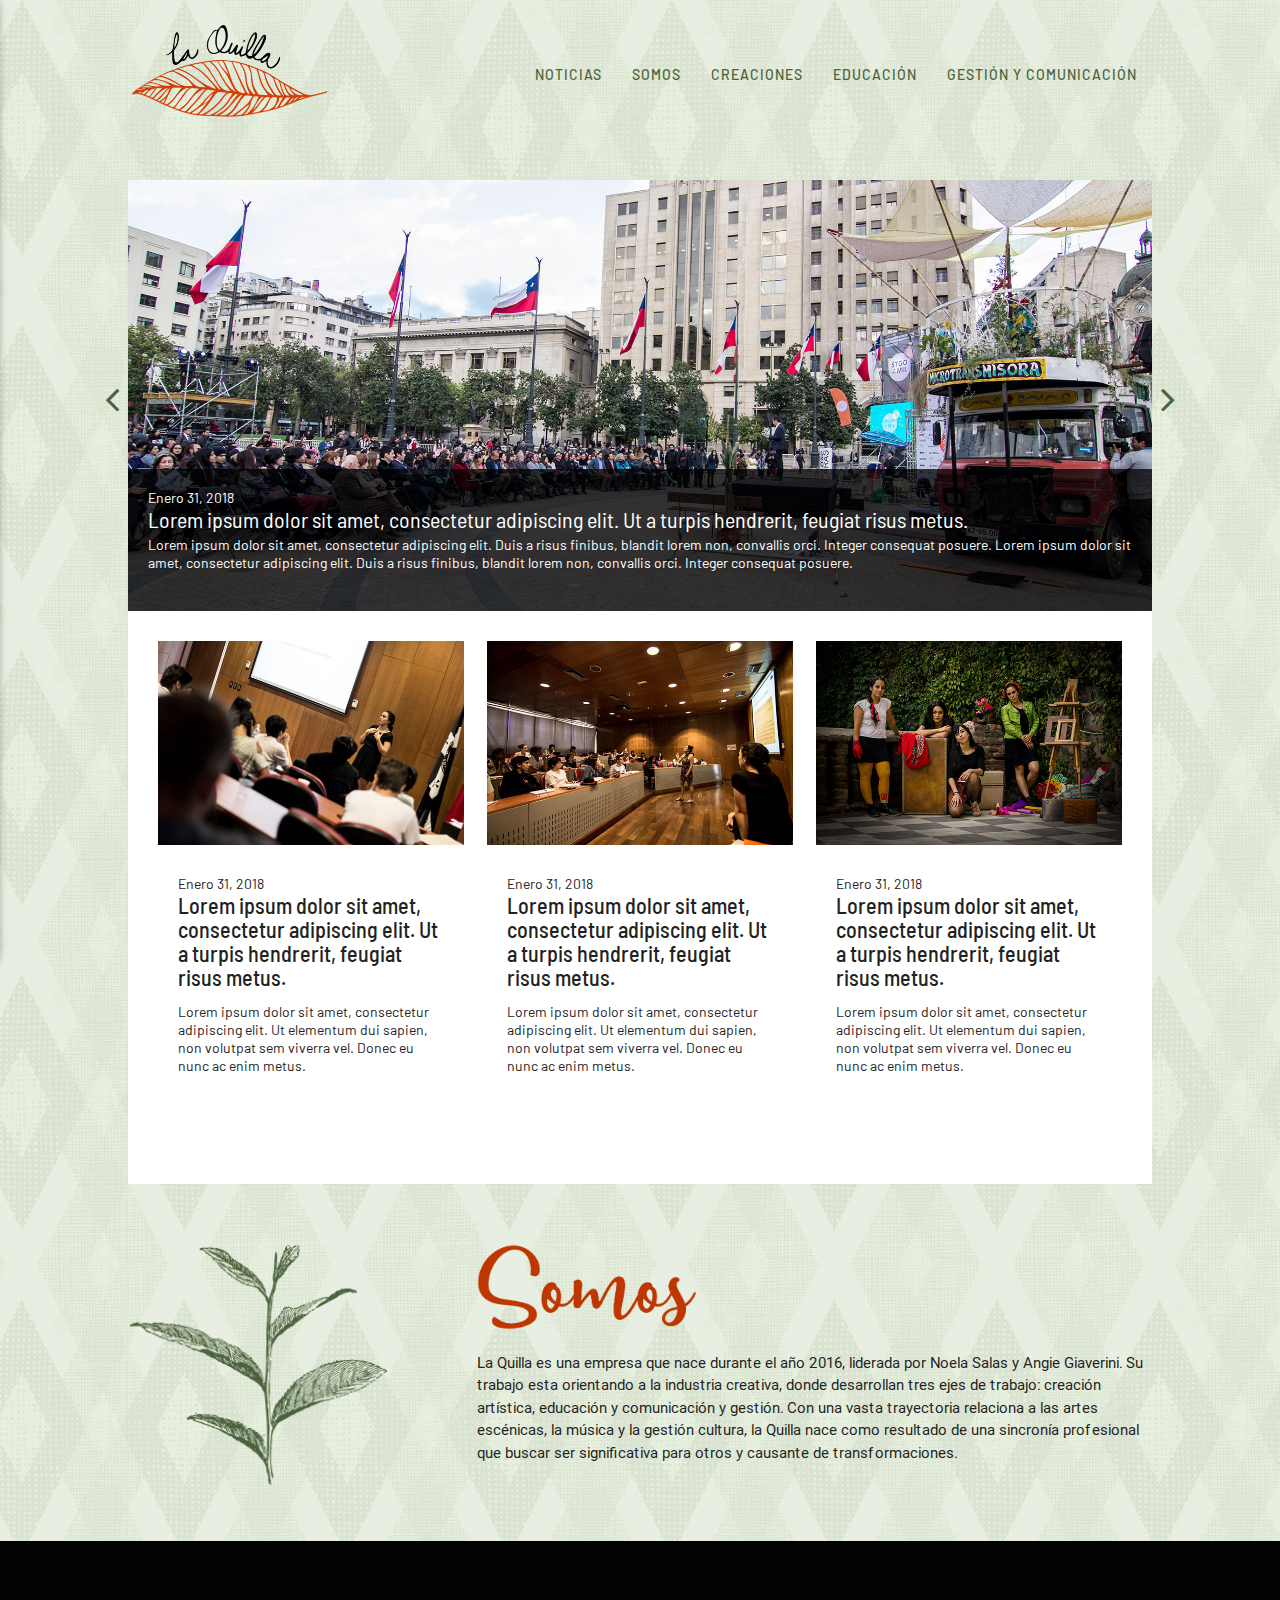
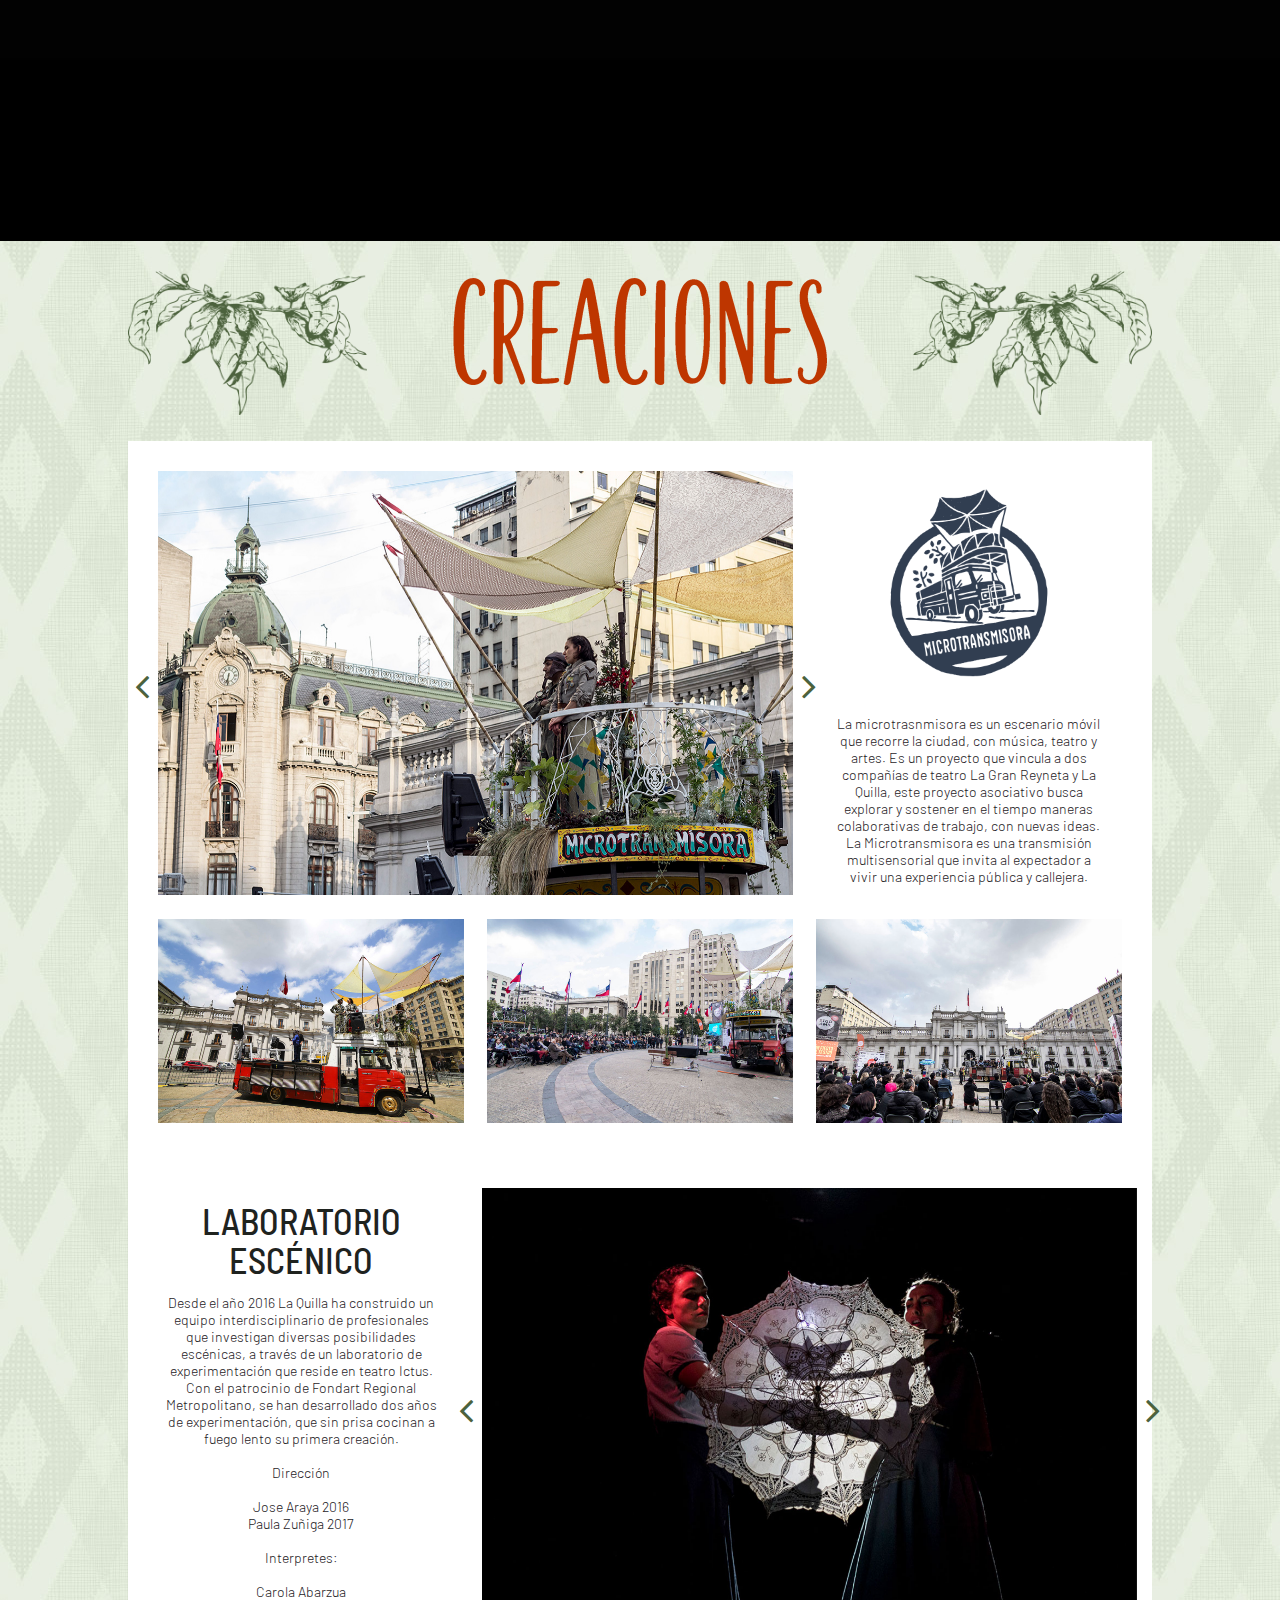
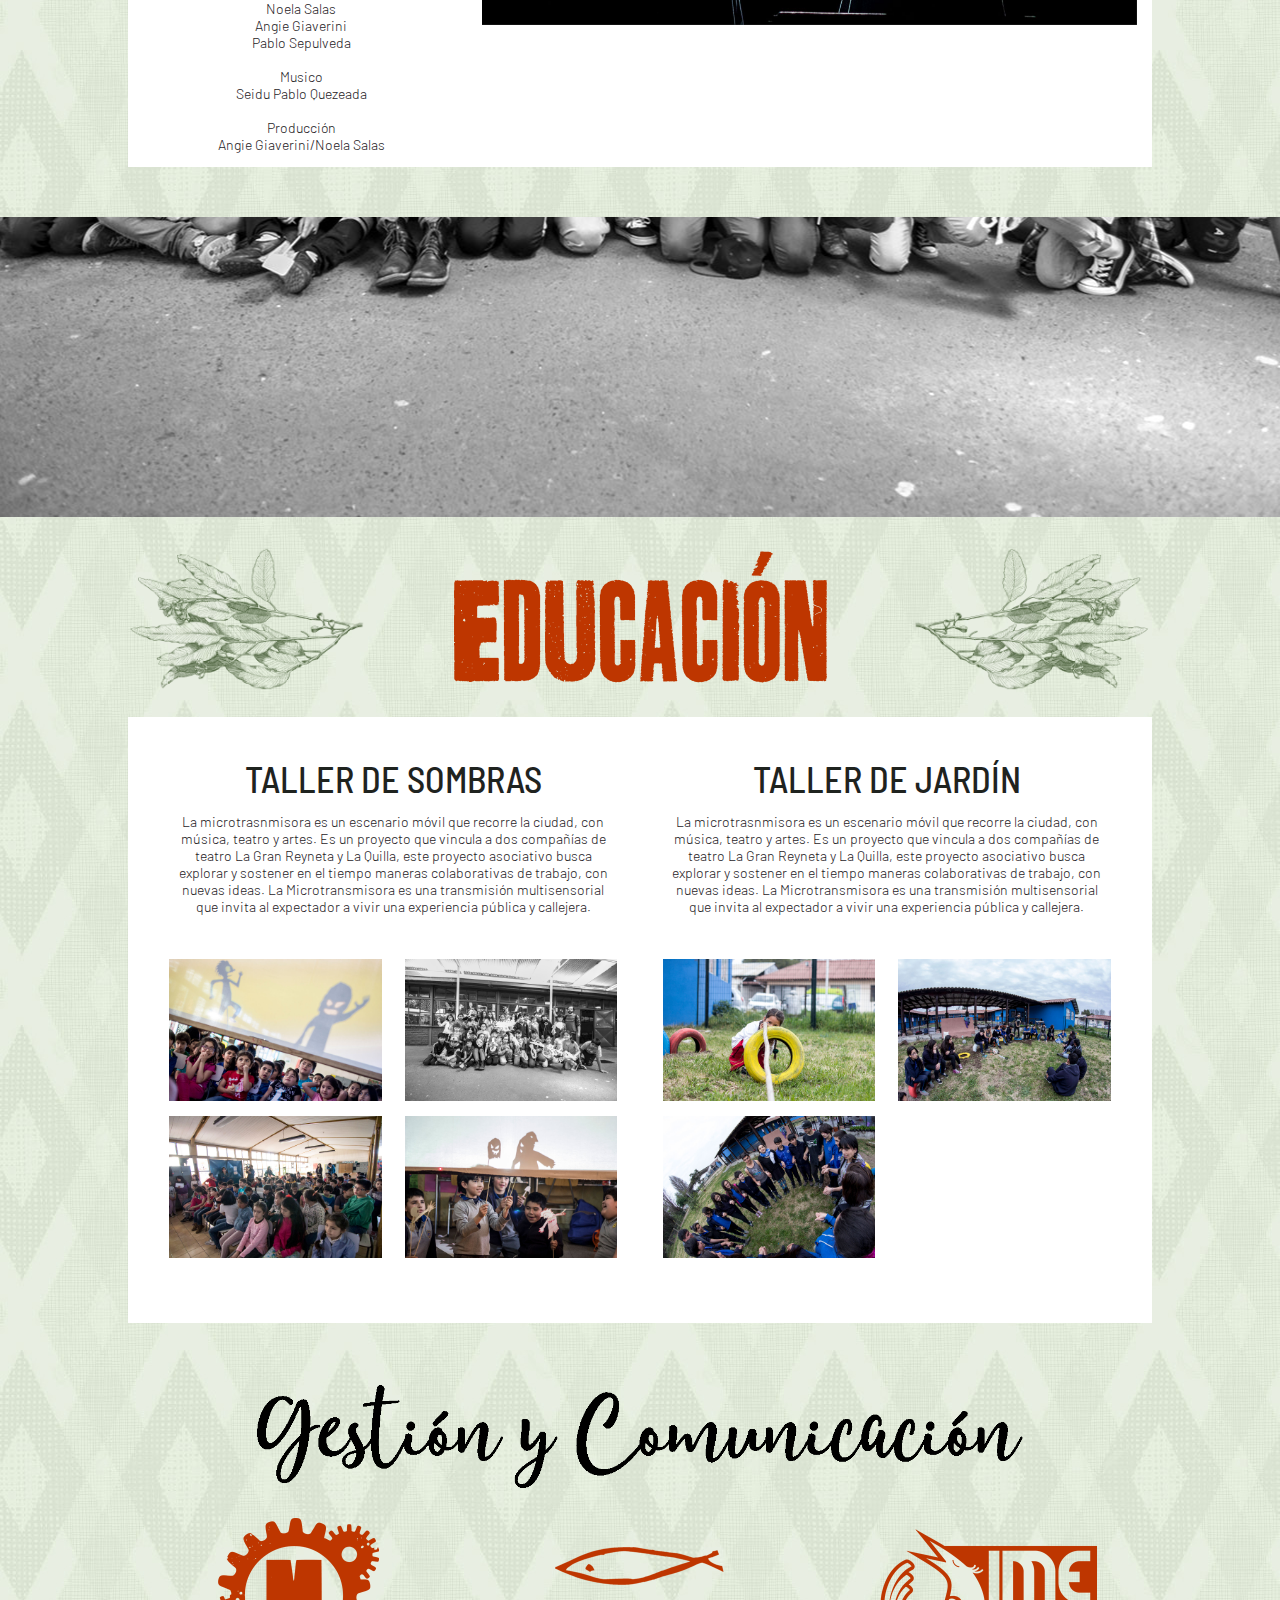
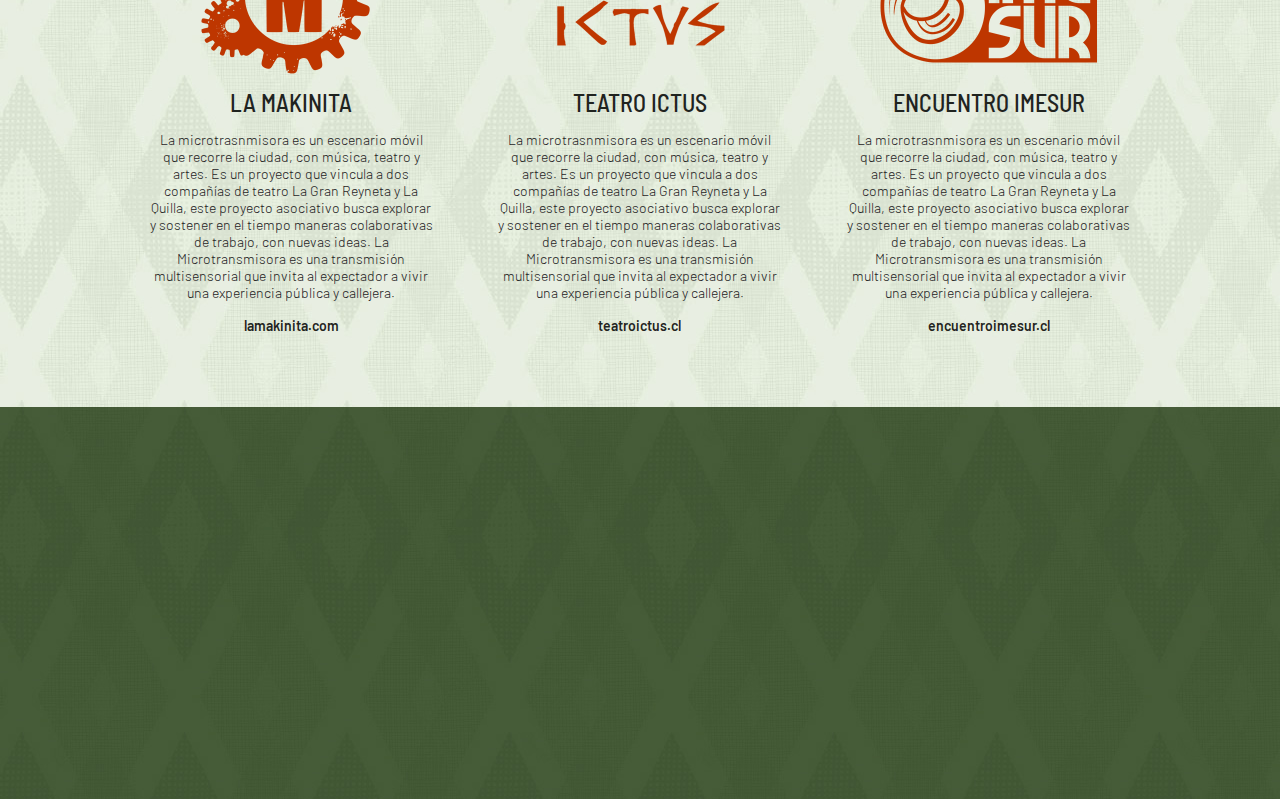
<file: index.html>
<!DOCTYPE html>
<html lang="en">
<head>
  <meta http-equiv="Content-Type" content="text/html; charset=UTF-8"/>
  <meta name="viewport" content="width=device-width, initial-scale=1, maximum-scale=1.0, user-scalable=no"/>
  <title>La Quilla</title>

  <!-- CSS  -->
  <link href="https://fonts.googleapis.com/icon?family=Material+Icons" rel="stylesheet">
  <link href="assets/fonts/font-awesome-4.6.3/css/font-awesome.css" type="text/css" rel="stylesheet" media="screen,projection"/>
  <link href="https://fonts.googleapis.com/css?family=Barlow:300,400,500,600" rel="stylesheet">
  <link href="https://fonts.googleapis.com/css?family=Barlow+Semi+Condensed:400,500,600,700" rel="stylesheet">
  <link href="assets/css/materialize.css" type="text/css" rel="stylesheet" media="screen,projection"/>
  <link href="assets/owlcarousel/assets/owl.carousel.css" type="text/css" rel="stylesheet"/>
  <link href="assets/css/style.css?ver=1" type="text/css" rel="stylesheet" media="screen,projection"/>
  
</head>

<body>
	<header>
	  <div class="navbar">
		  <nav class="" role="navigation">
		    <div class="nav-wrapper container"><a href="index.html" target="_self" class="brand-logo"><img src="assets/img/logo_la_quilla.png" width="200"/></a>
		      <ul class="right hide-on-med-and-down">
			      <li><a href="noticias.html" class="page-scroll">Noticias</a></li>
		        <li><a href="#somos" class="page-scroll">Somos</a></li>
		        <li><a href="#creaciones" class="page-scroll">Creaciones</a></li>
		        <li><a href="#educacion" class="page-scroll">Educación</a></li>
		        <li><a href="#gestion_y_comunicacion" class="page-scroll">Gestión y Comunicación</a></li>
<!--
		      	<li><a href="#" target="_blank"><i class="fa fa-facebook fa-lg"></i></a></li>
						<li><a href="#" target="_blank"><i class="fa fa-twitter fa-lg"></i></a></li>
						<li><a href="#" target="_blank"><i class="fa fa-youtube fa-lg"></i></a></li>
						<li><a href="#" target="_blank"><i class="fa fa-instagram fa-lg"></i></a></li>
-->
		      </ul>
		
		      <ul id="nav-mobile" class="side-nav">
			      <li class="brand-logo-mobile"><a href="index.html" target="_self"><img src="assets/img/logo_la_quilla.png" width="200"/></a></li>
			      <li><a href="noticias.html" class="page-scroll">Noticias</a></li>
		        <li><a href="#somos" target="_self" class="">Somos</a></li>
		        <li><a href="#creaciones" target="_self" class="">Creaciones</a></li>
		        <li><a href="#educacion" target="_self" class="">Educación</a></li>
		        <li><a href="#gestion_y_comunicacion" target="_self" class="">Gestión y Comunicación</a></li>
		        <li class="redes_sociales">
<!--
			        <a href="#" target="_blank"><i class="fa fa-facebook fa-lg"></i></a>
							<a href="#" target="_blank"><i class="fa fa-twitter fa-lg"></i></a>
							<a href="#" target="_blank"><i class="fa fa-youtube fa-lg"></i></a>
							<a href="#" target="_blank"><i class="fa fa-instagram fa-lg"></i></a>
-->
		        </li>
		      </ul>
		      <a href="#" data-activates="nav-mobile" class="button-collapse right">
			      <i class="material-icons">menu</i>
			    </a>
		    </div>
			</nav>
	  </div> <!-- /.navbar -->
	</header>
	
	<div class="container">
		<div class="section">
				<div class="row hide-on-small-only"><!-- cuando el banner principal está encendido -->
					<div class="col m12">
						<div id="owl-demo" class="owl-carousel owl-theme box_shadow">
						  <div class="item banner_item">
							  <div class="banner_item_post">
								  <h6>Enero 31, 2018</h6>
		              <h5><a href="noticia.html" target="_self">Lorem ipsum dolor sit amet, consectetur adipiscing elit. Ut a turpis hendrerit, feugiat risus metus.</a></h5> <!-- 100 bytes -->
		              <p>Lorem ipsum dolor sit amet, consectetur adipiscing elit. Duis a risus finibus, blandit lorem non, convallis orci. Integer consequat posuere. Lorem ipsum dolor sit amet, consectetur adipiscing elit. Duis a risus finibus, blandit lorem non, convallis orci. Integer consequat posuere.</p><!-- 140 bytes -->
		            </div><!-- /.banner_item_post -->
							  <a href="noticia.html" target="_self"><img src="assets/img/banner_noticia1.jpg" class="responsive-img border_color"/></a><!-- 1900x800 -->
							</div><!-- /.banner_item -->
							
							<div class="item banner_item">
							  <div class="banner_item_post">
		              <h6>Enero 31, 2018</h6>
		              <h5><a href="noticia.html" target="_self">Lorem ipsum dolor sit amet, consectetur adipiscing elit. Ut a turpis hendrerit, feugiat risus metus.</a></h5> <!-- 100 bytes -->
		              <p>Lorem ipsum dolor sit amet, consectetur adipiscing elit. Duis a risus finibus, blandit lorem non, convallis orci. Integer consequat posuere. Lorem ipsum dolor sit amet, consectetur adipiscing elit. Duis a risus finibus, blandit lorem non, convallis orci. Integer consequat posuere.</p><!-- 140 bytes -->
		            </div><!-- /.banner_item_post -->
							  <a href="noticia.html" target="_self"><img src="assets/img/banner_noticia2.jpg" class="responsive-img"/></a><!-- 1900x800 -->
							</div><!-- /.banner_item -->
							
						</div><!-- /.owl -->
					</div><!-- /.col -->
				</div><!-- /.row --><!-- /cuando el banner principal está encendido -->
			
			
				<div class="row hide-on-med-and-up"><!-- cuando el banner principal está apagado -->
					<div class="col l4 m4 s12">
						<div class="post_noticia_bk box_shadow">
							<a href="noticia.html" target="_self"><img src="assets/img/banner_noticia1.jpg" class="responsive-img border_color"/></a><!-- 600x400 -->
							<div class="section">
								<h6>Enero 31, 2018</h6>
								<h5><a href="noticia.html" target="_self">Lorem ipsum dolor sit amet, consectetur adipiscing elit. Ut a turpis hendrerit, feugiat risus metus.</a></h5><!-- limitar a 80 caracteres -->
								<p>Lorem ipsum dolor sit amet, consectetur adipiscing elit. Duis a risus finibus, blandit lorem non, convallis orci. Integer consequat posuere. Lorem ipsum dolor sit amet, consectetur adipiscing elit. Duis a risus finibus, blandit lorem non, convallis orci. Integer consequat posuere.</p><!-- 140 bytes -->
							</div><!-- /.section -->
						</div><!-- /.post_noticia -->
					</div><!-- /.col -->
					
					<div class="col l4 m4 s12">
						<div class="post_noticia_bk box_shadow">
							<a href="" target="_self"><img src="assets/img/banner_noticia2.jpg" class="responsive-img"/></a><!-- 600x400 -->
							<div class="section">
								<h6>Enero 31, 2018</h6>
								<h5><a href="" target="_self">Lorem ipsum dolor sit amet, consectetur adipiscing elit. Ut a turpis hendrerit, feugiat risus metus.</a></h5><!-- limitar a 80 caracteres -->
								<p>Lorem ipsum dolor sit amet, consectetur adipiscing elit. Ut elementum dui sapien, non volutpat sem viverra vel. Donec eu nunc ac enim metus.</p><!-- limitar a 140 caracteres -->
							</div><!-- /.section -->
						</div><!-- /.post_noticia -->
					</div><!-- /.col -->
				</div><!-- /.row --><!-- /cuando el banner principal está apagado -->
				
				<div class="caja_blanca" style="margin-top: -20px;">

				<div class="row">
					<div class="col l4 m4 s12">
						<div class="post_noticia box_shadow">
							<a href="noticia.html" target="_self"><img src="assets/img/noticia1.jpg" class="responsive-img"/></a><!-- 600x400 -->
							<div class="section">
								<h6>Enero 31, 2018</h6>
								<h5><a href="noticia.html" target="_self">Lorem ipsum dolor sit amet, consectetur adipiscing elit. Ut a turpis hendrerit, feugiat risus metus.</a></h5> <!-- 100 bytes -->
								<p>Lorem ipsum dolor sit amet, consectetur adipiscing elit. Ut elementum dui sapien, non volutpat sem viverra vel. Donec eu nunc ac enim metus.</p> <!-- 100 bytes -->
							</div><!-- /.section -->
						</div><!-- /.post_noticia -->
					</div><!-- /.col -->
					
					<div class="col l4 m4 s12">
						<div class="post_noticia box_shadow">
							<img src="assets/img/noticia2.jpg" class="responsive-img"/><!-- 600x400 -->
							<div class="section">
								<h6>Enero 31, 2018</h6>
								<h5><a href="" target="_self">Lorem ipsum dolor sit amet, consectetur adipiscing elit. Ut a turpis hendrerit, feugiat risus metus.</a></h5><!-- limitar a 80 caracteres -->
								<p>Lorem ipsum dolor sit amet, consectetur adipiscing elit. Ut elementum dui sapien, non volutpat sem viverra vel. Donec eu nunc ac enim metus.</p> <!-- 100 bytes -->
							</div><!-- /.section -->
						</div><!-- /.post_noticia -->
					</div><!-- /.col -->
					
					<div class="col l4 m4 s12">
						<div class="post_noticia box_shadow">
							<img src="assets/img/noticia3.jpg" class="responsive-img"/><!-- 600x400 -->
							<div class="section">
								<h6>Enero 31, 2018</h6>
								<h5><a href="" target="_self">Lorem ipsum dolor sit amet, consectetur adipiscing elit. Ut a turpis hendrerit, feugiat risus metus.</a></h5><!-- limitar a 80 caracteres -->
								<p>Lorem ipsum dolor sit amet, consectetur adipiscing elit. Ut elementum dui sapien, non volutpat sem viverra vel. Donec eu nunc ac enim metus.</p><!-- limitar a 140 caracteres -->
							</div><!-- /.section -->
						</div><!-- /.post_noticia -->	
					</div><!-- /.col -->
				</div><!-- ./row -->
				
				</div><!-- /.caja_blanca -->
				
			</div><!-- /.section -->
	</div><!-- /.container -->
  
  
  
  
  
  
  
  
  
  
    			
<div id="somos" class="scrollspy section" class="margin_top_20">
		<div class="container">	
			<div class="row">
				<div class="col m4 hide-on-small-only">
					<img src="assets/img/planta1.png" width="260"/>
				</div><!-- /.col -->
				<div class="col m8">
					<img src="assets/img/somos.png" width="220"/>
					<p>La Quilla es una empresa que  nace durante el año 2016,  liderada por Noela Salas y Angie Giaverini. Su trabajo esta orientando a  la industria creativa, donde desarrollan  tres ejes de trabajo:  creación artística, educación y comunicación y gestión.  Con una vasta trayectoria relaciona a las artes escénicas, la música y la gestión cultura, la Quilla nace como resultado de una sincronía profesional que buscar ser significativa  para otros y  causante de transformaciones. </p>
				</div><!-- /.col -->
			</div><!-- /.row -->
  	</div><!-- /.container -->
	</div><!-- /.section -->
  
  
  
  
  
  
  
  
  
  
  
  
  
  <div class="parallax-container valign-wrapper">
    <div class="section no-pad">
      <div class="container valign">
        <h1 class="titulos_blancos"></h1>
      </div>
    </div>
    <div class="parallax"><img src="assets/img/background_la_quilla.jpg" alt="La Quilla"></div>
  </div><!-- /parallax-container -->
  
  
  
  
  
  
  
  
  
  
  
  
  
  
  
  
<div id="creaciones" class="scrollspy section" class="margin_top_20">
	  <div class="container">
		  <div class="row">
			  <div class="col m3 hide-on-small-only">
				  <img src="assets/img/hojas_creaciones_left.png" width="280" class="responsive-img"/>
			  </div>
			  <div class="col m6 center">
				  <img src="assets/img/creaciones.png" width="380" class="responsive-img"/>
			  </div>
			  <div class="col m3 hide-on-small-only">
				  <img src="assets/img/hojas_creaciones_right.png" width="280" class="responsive-img"/>
			  </div>
		  </div><!-- /.row -->
	  </div><!-- /.container -->
    <div class="container caja_blanca">
  	  <div class="row">
  		  <div class="col m8 s12">
	  		  <div id="owl-demo" class="owl-carousel owl-theme box_shadow">
						  <div class="item banner_item">
							  <img src="assets/img/microtransmisora1.jpg" class="responsive-img"/><!-- 1200x800 -->
							</div><!-- /.banner_item -->
							
							<div class="item banner_item">
							  <img src="assets/img/microtransmisora2.jpg" class="responsive-img"/><!-- 1200x800 -->
							</div><!-- /.banner_item -->
							
							<div class="item banner_item">
							  <img src="assets/img/microtransmisora3.jpg" class="responsive-img"/><!-- 1200x800 -->
							</div><!-- /.banner_item -->
							
						</div><!-- /.owl --></div><!-- /.col -->
  		  <div class="col m4 center textos">
	  		  <img src="assets/img/microtransmisora_logo.jpg" width="160" class="responsive-img"/>
	  		  <p>La microtrasnmisora es un escenario móvil que recorre la ciudad, con música, teatro y artes. Es un proyecto que vincula a dos compañías de teatro La Gran Reyneta y La Quilla, este proyecto asociativo busca explorar y sostener en el tiempo maneras colaborativas de trabajo, con nuevas ideas. La Microtransmisora es una transmisión multisensorial que invita al expectador a vivir una experiencia pública y callejera.</p>
  		  </div><!-- /.col -->
  	  </div><!-- /.row -->
  	  
  	  <div class="row">
	  	  <div class="col m4">
		  	  <img class="materialboxed responsive-img" data-caption="La Microtransmisora en Plaza de la Ciudadania" src="assets/img/microtransmisora4.jpg"><!-- 1200x800 -->
		  	</div>
		  	  <div class="col m4">
		  	  <img class="materialboxed responsive-img" data-caption="La Microtransmisora en Plaza de la Ciudadania" src="assets/img/microtransmisora5.jpg"><!-- 1200x800 -->
		  	</div>
		  	  <div class="col m4">
		  	  <img class="materialboxed responsive-img" data-caption="La Microtransmisora en Plaza de la Ciudadania" src="assets/img/microtransmisora6.jpg"><!-- 1200x800 -->
		  	</div>
  	  </div><!-- /.row -->
    </div><!-- /.container -->
    
    <div class="container caja_blanca" style="padding: 0 15px;">
  	  <div class="row">
  		  <div class="col m4 center textos">
	  		  <h5>Laboratorio escénico</h5>
	  		  <p>Desde el año 2016 La Quilla ha construido un equipo interdisciplinario de profesionales que investigan  diversas posibilidades escénicas, a través de un laboratorio de experimentación que reside en teatro Ictus.  Con el patrocinio de Fondart Regional Metropolitano, se han desarrollado dos años de  experimentación, que sin prisa cocinan a fuego lento su primera creación. <br><br>


Dirección <br><br>

Jose Araya 2016 <br>
Paula Zuñiga 2017 <br><br>

Interpretes:<br><br>

Carola Abarzua<br>
Noela Salas <br>
Angie Giaverini <br>
Pablo Sepulveda <br><br>

Musico <br>

Seidu Pablo Quezeada <br><br>

Producción <br>

Angie Giaverini/Noela Salas </p>
  		  </div><!-- /.col -->
  		  <div class="col m8 s12">
	  		  <div class="row">
		  		  <div class="col m12 s12">
		  		 		<div id="owl-demo" class="owl-carousel owl-theme box_shadow" style="margin-bottom: 20px;">
							  <div class="item banner_item">
								  <img src="assets/img/laboratorio_escenico1.jpg" class="responsive-img"/><!-- 1200x800 -->
								</div><!-- /.banner_item -->
								<div class="item banner_item">
								  <img src="assets/img/laboratorio_escenico2.jpg" class="responsive-img"/><!-- 1200x800 -->
								</div><!-- /.banner_item -->
								<div class="item banner_item">
								  <img src="assets/img/laboratorio_escenico3.jpg" class="responsive-img"/><!-- 1200x800 -->
								</div><!-- /.banner_item -->
		  		 		</div><!-- /.owl -->
						</div><!-- /.col -->
	  		  </div>
				</div><!-- /.col -->
  	  </div><!-- /.row -->
  	  
    </div><!-- /.container -->
  </div><!-- /.section -->
  
  
  
  
  
  
  
   <div class="parallax-container valign-wrapper">
    <div class="section no-pad">
      <div class="container valign">
        <h1 class="titulos_blancos"></h1>
      </div>
    </div>
    <div class="parallax"><img src="assets/img/background_taller_de_sombras.jpg" alt="La Quilla"></div>
  </div><!-- /parallax-container -->   
  
  
  
  
  
  
  

  <div id="educacion" class="scrollspy section">
	  <div class="container">
		  <div class="row">
			  <div class="col m3 hide-on-small-only">
				  <img src="assets/img/hojas_educacion_left.png" width="280" class="responsive-img"/>
			  </div>
			  <div class="col m6 center">
				  <img src="assets/img/educacion.png" width="380" class="responsive-img"/>
			  </div>
			  <div class="col m3 hide-on-small-only">
				  <img src="assets/img/hojas_educacion_right.png" width="280" class="responsive-img"/>
			  </div>
		  </div><!-- /.row -->
	  </div><!-- /.container -->
    <div class="container caja_blanca">  	  
  	  <div class="row">
  		  <div class="col m6 s12 center">
	  		  <div class="textos">
	  		  	<h5>Taller de Sombras</h5>
						<p>La microtrasnmisora es un escenario móvil que recorre la ciudad, con música, teatro y artes. Es un proyecto que vincula a dos compañías de teatro La Gran Reyneta y La Quilla, este proyecto asociativo busca explorar y sostener en el tiempo maneras colaborativas de trabajo, con nuevas ideas. La Microtransmisora es una transmisión multisensorial que invita al expectador a vivir una experiencia pública y callejera.</p>
					</div><!-- /.textos -->
	  		  
	  		  <div class="col m6">
			  	  <img class="materialboxed responsive-img margin_bottom_20" data-caption="Taller de Sombras" src="assets/img/taller_de_sombras1.jpg"><!-- 1200x800 -->
			  	</div>
					<div class="col m6">
			  	  <img class="materialboxed responsive-img margin_bottom_20" data-caption="Taller de Sombras" src="assets/img/taller_de_sombras2.jpg"><!-- 1200x800 -->
			  	</div>
					<div class="col m6">
			  	  <img class="materialboxed responsive-img margin_bottom_20" data-caption="Taller de Sombras" src="assets/img/taller_de_sombras3.jpg"><!-- 1200x800 -->
			  	</div>
			  	<div class="col m6">
			  	  <img class="materialboxed responsive-img margin_bottom_20" data-caption="Taller de Sombras" src="assets/img/taller_de_sombras4.jpg"><!-- 1200x800 -->
			  	</div>
	  		  
  		  </div><!-- /.col -->
  		  
  		  <div class="col m6 s12 center">
	  		  <div class="textos">
	  		  	<h5>Taller de Jardín</h5>
						<p>La microtrasnmisora es un escenario móvil que recorre la ciudad, con música, teatro y artes. Es un proyecto que vincula a dos compañías de teatro La Gran Reyneta y La Quilla, este proyecto asociativo busca explorar y sostener en el tiempo maneras colaborativas de trabajo, con nuevas ideas. La Microtransmisora es una transmisión multisensorial que invita al expectador a vivir una experiencia pública y callejera.</p>
					</div><!-- /.textos -->
	  		  <div class="col m6">
			  	  <img class="materialboxed responsive-img margin_bottom_20" data-caption="Taller de Jardín" src="assets/img/taller_de_jardin1.jpg"><!-- 1200x800 -->
			  	</div>
					<div class="col m6">
			  	  <img class="materialboxed responsive-img margin_bottom_20" data-caption="Taller de Jardín" src="assets/img/taller_de_jardin2.jpg"><!-- 1200x800 -->
			  	</div>
					<div class="col m6">
			  	  <img class="materialboxed responsive-img margin_bottom_20" data-caption="Taller de Jardín" src="assets/img/taller_de_jardin3.jpg"><!-- 1200x800 -->
			  	</div>
	  		  
  		  </div><!-- /.col -->

  	  </div><!-- /.row -->
  	  
    </div><!-- /.container -->
  </div><!-- /.section -->
  
  
  
  
  
  
  <div id="gestion_y_comunicacion" class="scrollspy section">
	  <div class="container">
		  <div class="row">
			  <div class="col m12 center">
				  <img src="assets/img/gestion_y_comunicacion.png" width="800" class="responsive-img"/>
			  </div>
		  </div><!-- /.row -->
		  
		  <div class="row">
			  <div class="col m4 center">
				  <img src="assets/img/logo_la_makinita.png" class="responsive-img" width="220"/>
				  <div class="textos">
	  		  	<h6>La Makinita</h6>
						<p>La microtrasnmisora es un escenario móvil que recorre la ciudad, con música, teatro y artes. Es un proyecto que vincula a dos compañías de teatro La Gran Reyneta y La Quilla, este proyecto asociativo busca explorar y sostener en el tiempo maneras colaborativas de trabajo, con nuevas ideas. La Microtransmisora es una transmisión multisensorial que invita al expectador a vivir una experiencia pública y callejera.</p>
						<a href="http://www.lamakinita.com" target="_blank">lamakinita.com</a>
					</div><!-- /.textos -->
			  </div><!-- /.col -->
			  <div class="col m4 center">
				  <img src="assets/img/logo_teatro_ictus.png" class="responsive-img" width="220"/>
				  <div class="textos">
	  		  	<h6>Teatro Ictus</h6>
						<p>La microtrasnmisora es un escenario móvil que recorre la ciudad, con música, teatro y artes. Es un proyecto que vincula a dos compañías de teatro La Gran Reyneta y La Quilla, este proyecto asociativo busca explorar y sostener en el tiempo maneras colaborativas de trabajo, con nuevas ideas. La Microtransmisora es una transmisión multisensorial que invita al expectador a vivir una experiencia pública y callejera.</p>
						<a href="http://www.teatroictus.cl" target="_blank">teatroictus.cl</a>
					</div><!-- /.textos -->
			  </div><!-- /.col -->
			  <div class="col m4 center">
				  <img src="assets/img/logo_imesur.png" class="responsive-img" width="220"/>
				  <div class="textos">
	  		  	<h6>Encuentro Imesur</h6>
						<p>La microtrasnmisora es un escenario móvil que recorre la ciudad, con música, teatro y artes. Es un proyecto que vincula a dos compañías de teatro La Gran Reyneta y La Quilla, este proyecto asociativo busca explorar y sostener en el tiempo maneras colaborativas de trabajo, con nuevas ideas. La Microtransmisora es una transmisión multisensorial que invita al expectador a vivir una experiencia pública y callejera.</p>
						<a href="http://www.encuentroimesur.cl" target="_blank">encuentroimesur.cl</a>
					</div><!-- /.textos -->
			  </div><!-- /.col -->
		  </div><!-- /.row -->
		  
	  </div><!-- /.container -->
  </div><!-- /.section -->
  
  
  
  
  
  
  
  
  
  
  
  
  
  
  
  
	
	<footer>
		<div class="section">
			<div class="container">
				<div class="row">
					<div class="col l6 s12 content">
						<p class="left-align">
						<span></span><br>
						<br><br>
						
						<span></span><br>
						<br><br>
						
						<br> 
						<br>
						
						</p>
					</div><!-- /.col -->
					<div class="col l6 s12">
						<div class="video-container">
<!-- 							<iframe class="right-align" src="https://www.google.com/maps/embed?pb=!1m18!1m12!1m3!1d3329.6732592887847!2d-70.62624188443397!3d-33.43176190394027!2m3!1f0!2f0!3f0!3m2!1i1024!2i768!4f13.1!3m3!1m2!1s0x9662c587cf302e03%3A0xf3631967be9134ef!2sJos%C3%A9+Manuel+Infante+22%2C+Providencia%2C+Regi%C3%B3n+Metropolitana!5e0!3m2!1ses-419!2scl!4v1502430197090" width="800" height="300" frameborder="0" style="border:0" allowfullscreen></iframe> -->
						</div>
					</div><!-- /.col -->
					
				</div><!-- /.row -->
			</div><!-- /.container -->
		</div><!-- /.section -->
	</footer>

  <!--  SCRIPTS -->
  <script src="assets/js/jquery.js"></script>
  <script src="assets/js/materialize.js"></script>
  <script src="assets/js/init.js"></script>
  <script src="assets/js/jquery.easing.min.js"></script>
  <script src="assets/owlcarousel/owl.carousel.js"></script>
  
	<script>
	  $(document).ready(function() {
      var owl = $('.owl-carousel');
      owl.owlCarousel({
        margin: 30,
        nav: true,
        navText: [ '', '' ],
		    loop:true,
		    autoplay:true,
		    autoplayTimeout:5000,
		    responsiveClass:true,
        responsive:{
            1:{
                items:1
            },
            600:{
                items:1
            },
            992:{
                items:1
            }
        }
      })
    })
  </script>
  
  
 

  </body>
</html>
</file>
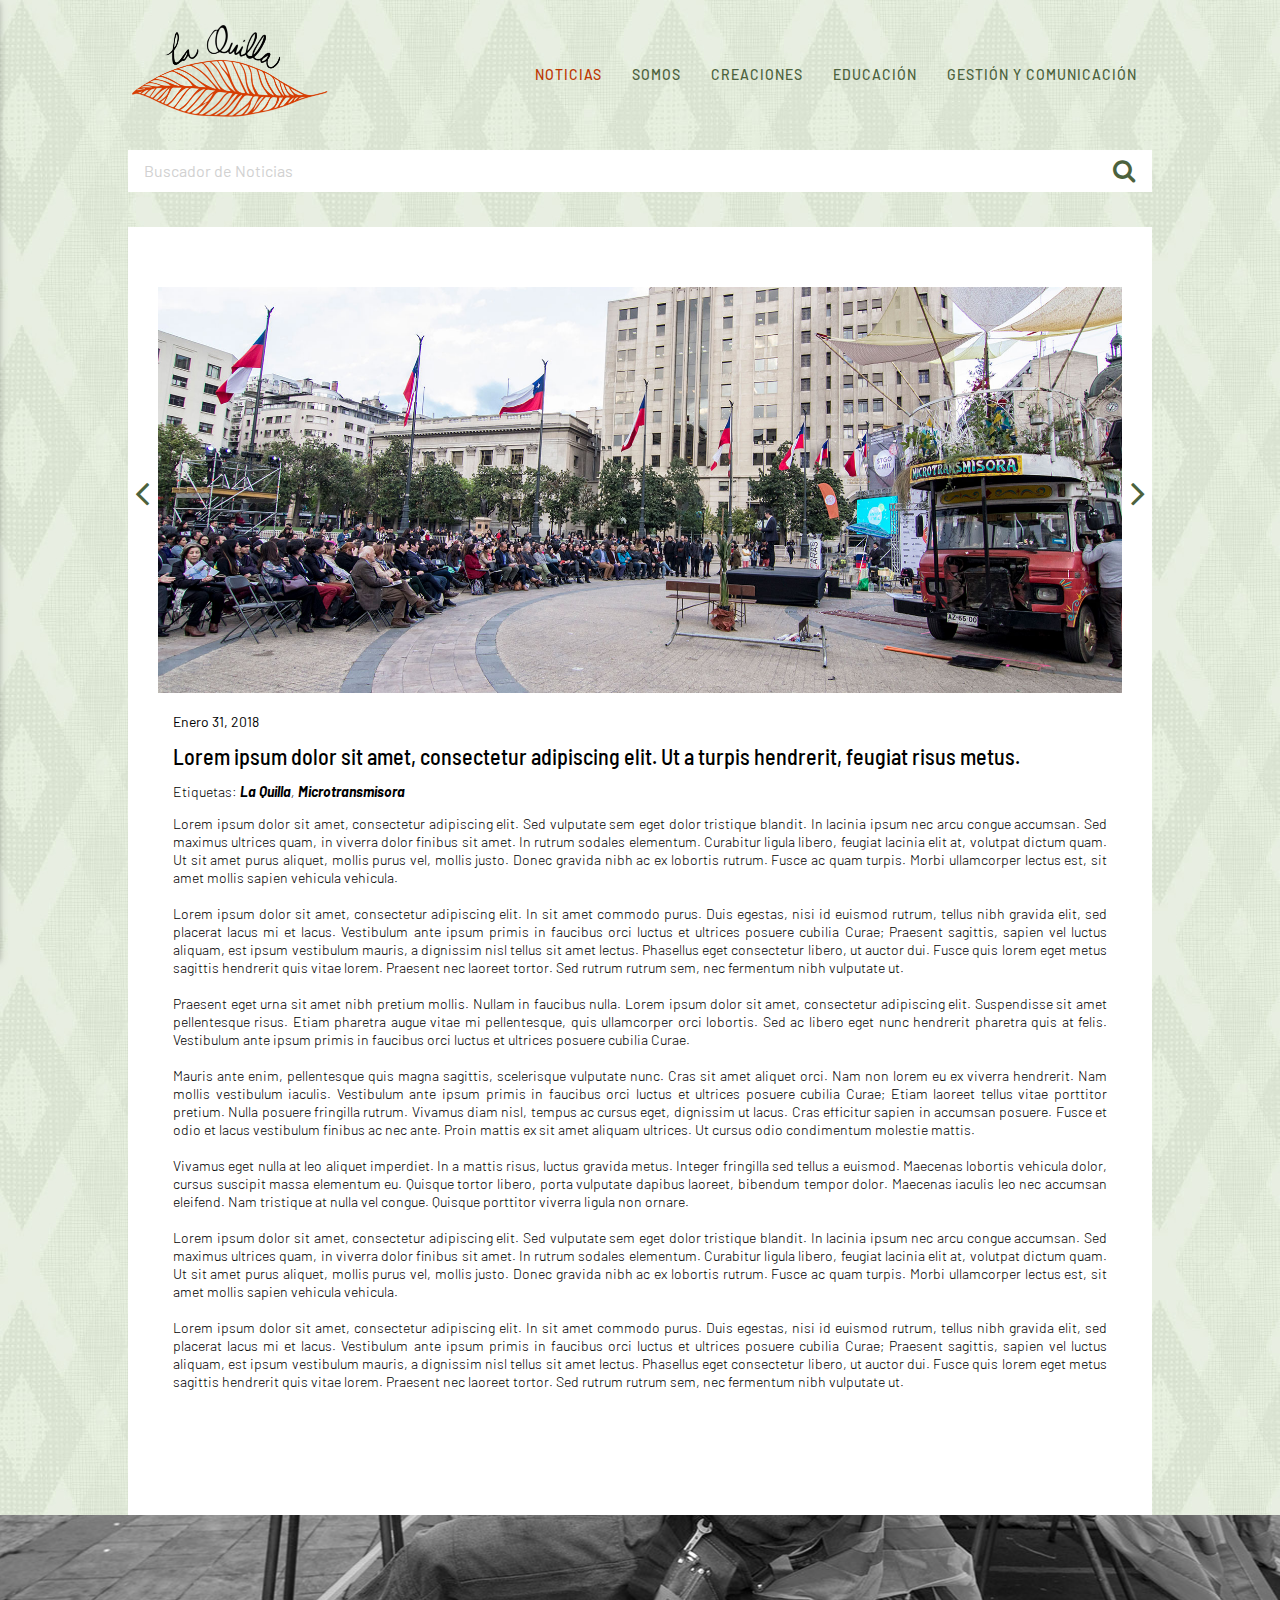
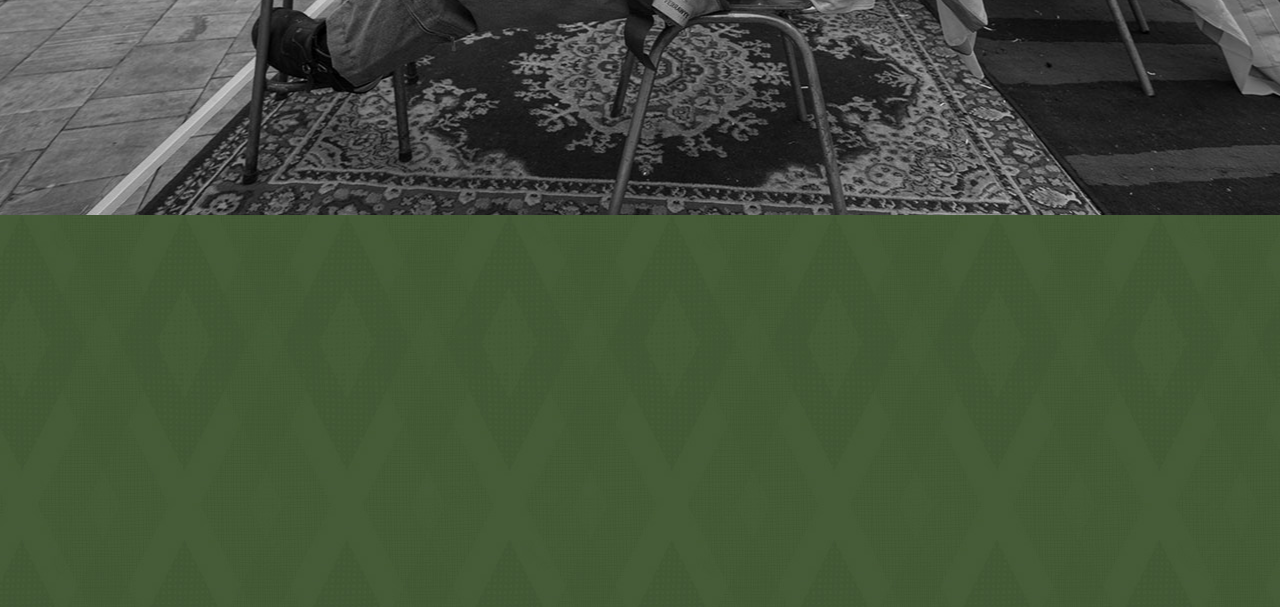
<file: noticia.html>
<!DOCTYPE html>
<html lang="en">
<head>
  <meta http-equiv="Content-Type" content="text/html; charset=UTF-8"/>
  <meta name="viewport" content="width=device-width, initial-scale=1, maximum-scale=1.0, user-scalable=no"/>
  <title>La Quilla</title>

  <!-- CSS  -->
  <link href="https://fonts.googleapis.com/icon?family=Material+Icons" rel="stylesheet">
  <link href="assets/fonts/font-awesome-4.6.3/css/font-awesome.css" type="text/css" rel="stylesheet" media="screen,projection"/>
  <link href="https://fonts.googleapis.com/css?family=Barlow:300,400,500,600" rel="stylesheet">
  <link href="https://fonts.googleapis.com/css?family=Barlow+Semi+Condensed:400,500,600,700" rel="stylesheet">
  <link href="assets/css/materialize.css" type="text/css" rel="stylesheet" media="screen,projection"/>
  <link href="assets/owlcarousel/assets/owl.carousel.css" type="text/css" rel="stylesheet"/>
  <link href="assets/css/style.css?ver=1" type="text/css" rel="stylesheet" media="screen,projection"/>
  
</head>

<body>
	<header>
	  <div class="navbar">
		  <nav class="" role="navigation">
		    <div class="nav-wrapper container"><a href="index.html" target="_self" class="brand-logo"><img src="assets/img/logo_la_quilla.png" width="200"/></a>
		      <ul class="right hide-on-med-and-down">
			      <li><a href="noticias.html" class="selected">Noticias</a></li>
		        <li><a href="#somos" class="page-scroll">Somos</a></li>
		        <li><a href="#creaciones" class="page-scroll">Creaciones</a></li>
		        <li><a href="#educacion" class="page-scroll">Educación</a></li>
		        <li><a href="#gestion_y_comunicacion" class="page-scroll">Gestión y Comunicación</a></li>
<!--
		      	<li><a href="#" target="_blank"><i class="fa fa-facebook fa-lg"></i></a></li>
						<li><a href="#" target="_blank"><i class="fa fa-twitter fa-lg"></i></a></li>
						<li><a href="#" target="_blank"><i class="fa fa-youtube fa-lg"></i></a></li>
						<li><a href="#" target="_blank"><i class="fa fa-instagram fa-lg"></i></a></li>
-->
		      </ul>
		
		      <ul id="nav-mobile" class="side-nav">
			      <li class="brand-logo-mobile"><a href="index.html" target="_self"><img src="assets/img/logo_la_quilla.png" width="200"/></a></li>
			      <li><a href="noticias.html" class="page-scroll">Noticias</a></li>
		        <li><a href="#somos" target="_self" class="">Somos</a></li>
		        <li><a href="#creaciones" target="_self" class="">Creaciones</a></li>
		        <li><a href="#educacion" target="_self" class="">Educación</a></li>
		        <li><a href="#gestion_y_comunicacion" target="_self" class="">Gestión y Comunicación</a></li>
		        <li class="redes_sociales">
<!--
			        <a href="#" target="_blank"><i class="fa fa-facebook fa-lg"></i></a>
							<a href="#" target="_blank"><i class="fa fa-twitter fa-lg"></i></a>
							<a href="#" target="_blank"><i class="fa fa-youtube fa-lg"></i></a>
							<a href="#" target="_blank"><i class="fa fa-instagram fa-lg"></i></a>
-->
		        </li>
		      </ul>
		      <a href="#" data-activates="nav-mobile" class="button-collapse right">
			      <i class="material-icons">menu</i>
			    </a>
		    </div>
			</nav>
	  </div> <!-- /.navbar -->
	</header>
	
	<div class="container">
		<div class="row">
				<form class="col m12 s12" action="#">
					<div class="busqueda ">
            <div class="input-field">
              <input placeholder="Buscador de Noticias" id="" type="text">
            </div>
            <button class="btn_busqueda" type="submit" name="action"><i class="fa fa-search" aria-hidden="true"></i></button>
          </div><!-- /.busqueda -->
				</form>
			</div><!-- /.row -->
	</div><!-- /.container -->
	
	<div class="container caja_blanca">
		<div class="section">
			<div class="row">
					<div class="col m12 s12">
						<div id="owl-demo" class="owl-carousel">
							<div class="item banner_item">
							  <img src="assets/img/banner_noticia1.jpg" class="responsive-img"/><!-- proporción 1600x600 -->
							</div><!-- /.banner_item -->
		
		          <div class="item banner_item">
							  <img src="assets/img/banner_noticia2.jpg" class="responsive-img"/><!-- proporción 1600x600 -->
							</div><!-- /.banner_item -->
		        </div><!-- /owl-demo -->
					</div><!-- /.col -->
				</div><!-- ./row -->
			<div class="row">
					<div class="col m12 s12">
						<div class="post_noticia_interior">
							<h6>Enero 31, 2018</h6>
							<h5>Lorem ipsum dolor sit amet, consectetur adipiscing elit. Ut a turpis hendrerit, feugiat risus metus.</h5>
							<p>Etiquetas: <i><a href="" target="_self">La Quilla</a>, <a href="" target="_self">Microtransmisora</a></i></p>
							<p>
Lorem ipsum dolor sit amet, consectetur adipiscing elit. Sed vulputate sem eget dolor tristique blandit. In lacinia ipsum nec arcu congue accumsan. Sed maximus ultrices quam, in viverra dolor finibus sit amet. In rutrum sodales elementum. Curabitur ligula libero, feugiat lacinia elit at, volutpat dictum quam. Ut sit amet purus aliquet, mollis purus vel, mollis justo. Donec gravida nibh ac ex lobortis rutrum. Fusce ac quam turpis. Morbi ullamcorper lectus est, sit amet mollis sapien vehicula vehicula.<br><br>

Lorem ipsum dolor sit amet, consectetur adipiscing elit. In sit amet commodo purus. Duis egestas, nisi id euismod rutrum, tellus nibh gravida elit, sed placerat lacus mi et lacus. Vestibulum ante ipsum primis in faucibus orci luctus et ultrices posuere cubilia Curae; Praesent sagittis, sapien vel luctus aliquam, est ipsum vestibulum mauris, a dignissim nisl tellus sit amet lectus. Phasellus eget consectetur libero, ut auctor dui. Fusce quis lorem eget metus sagittis hendrerit quis vitae lorem. Praesent nec laoreet tortor. Sed rutrum rutrum sem, nec fermentum nibh vulputate ut.<br><br>

Praesent eget urna sit amet nibh pretium mollis. Nullam in faucibus nulla. Lorem ipsum dolor sit amet, consectetur adipiscing elit. Suspendisse sit amet pellentesque risus. Etiam pharetra augue vitae mi pellentesque, quis ullamcorper orci lobortis. Sed ac libero eget nunc hendrerit pharetra quis at felis. Vestibulum ante ipsum primis in faucibus orci luctus et ultrices posuere cubilia Curae.<br><br>

Mauris ante enim, pellentesque quis magna sagittis, scelerisque vulputate nunc. Cras sit amet aliquet orci. Nam non lorem eu ex viverra hendrerit. Nam mollis vestibulum iaculis. Vestibulum ante ipsum primis in faucibus orci luctus et ultrices posuere cubilia Curae; Etiam laoreet tellus vitae porttitor pretium. Nulla posuere fringilla rutrum. Vivamus diam nisl, tempus ac cursus eget, dignissim ut lacus. Cras efficitur sapien in accumsan posuere. Fusce et odio et lacus vestibulum finibus ac nec ante. Proin mattis ex sit amet aliquam ultrices. Ut cursus odio condimentum molestie mattis.<br><br>

Vivamus eget nulla at leo aliquet imperdiet. In a mattis risus, luctus gravida metus. Integer fringilla sed tellus a euismod. Maecenas lobortis vehicula dolor, cursus suscipit massa elementum eu. Quisque tortor libero, porta vulputate dapibus laoreet, bibendum tempor dolor. Maecenas iaculis leo nec accumsan eleifend. Nam tristique at nulla vel congue. Quisque porttitor viverra ligula non ornare.<br><br>

Lorem ipsum dolor sit amet, consectetur adipiscing elit. Sed vulputate sem eget dolor tristique blandit. In lacinia ipsum nec arcu congue accumsan. Sed maximus ultrices quam, in viverra dolor finibus sit amet. In rutrum sodales elementum. Curabitur ligula libero, feugiat lacinia elit at, volutpat dictum quam. Ut sit amet purus aliquet, mollis purus vel, mollis justo. Donec gravida nibh ac ex lobortis rutrum. Fusce ac quam turpis. Morbi ullamcorper lectus est, sit amet mollis sapien vehicula vehicula.<br><br>

Lorem ipsum dolor sit amet, consectetur adipiscing elit. In sit amet commodo purus. Duis egestas, nisi id euismod rutrum, tellus nibh gravida elit, sed placerat lacus mi et lacus. Vestibulum ante ipsum primis in faucibus orci luctus et ultrices posuere cubilia Curae; Praesent sagittis, sapien vel luctus aliquam, est ipsum vestibulum mauris, a dignissim nisl tellus sit amet lectus. Phasellus eget consectetur libero, ut auctor dui. Fusce quis lorem eget metus sagittis hendrerit quis vitae lorem. Praesent nec laoreet tortor. Sed rutrum rutrum sem, nec fermentum nibh vulputate ut.
							</p>
						</div><!-- /.post_noticia_interior -->
					</div><!-- /.col -->
				</div><!-- /.row -->		
		</div><!-- /.section -->
	</div><!-- /.container -->
  
  
  
  
  

  
  
  
  
  
  
  
  
  
  
  

  
  
  
  
  

  
  
  
  
  
  
  
   <div class="parallax-container valign-wrapper">
    <div class="section no-pad">
      <div class="container valign">
        <h1 class="titulos_blancos"></h1>
      </div>
    </div>
    <div class="parallax"><img src="assets/img/background_microtransmisora.jpg" alt="La Quilla"></div>
  </div><!-- /parallax-container -->   
  
  
  
  
  
  
  


  
  
  
  
  
  
  
  
  
  
  
  
  
  
  
  
	
	<footer>
		<div class="section">
			<div class="container">
				<div class="row">
					<div class="col l6 s12 content">
						<p class="left-align">
						<span></span><br>
						<br><br>
						
						<span></span><br>
						<br><br>
						
						<br> 
						<br>
						
						</p>
					</div><!-- /.col -->
					<div class="col l6 s12">
						<div class="video-container">
<!-- 							<iframe class="right-align" src="https://www.google.com/maps/embed?pb=!1m18!1m12!1m3!1d3329.6732592887847!2d-70.62624188443397!3d-33.43176190394027!2m3!1f0!2f0!3f0!3m2!1i1024!2i768!4f13.1!3m3!1m2!1s0x9662c587cf302e03%3A0xf3631967be9134ef!2sJos%C3%A9+Manuel+Infante+22%2C+Providencia%2C+Regi%C3%B3n+Metropolitana!5e0!3m2!1ses-419!2scl!4v1502430197090" width="800" height="300" frameborder="0" style="border:0" allowfullscreen></iframe> -->
						</div>
					</div><!-- /.col -->
					
				</div><!-- /.row -->
			</div><!-- /.container -->
		</div><!-- /.section -->
	</footer>

  <!--  SCRIPTS -->
  <script src="assets/js/jquery.js"></script>
  <script src="assets/js/materialize.js"></script>
  <script src="assets/js/init.js"></script>
  <script src="assets/js/jquery.easing.min.js"></script>
  <script src="assets/owlcarousel/owl.carousel.js"></script>
  
	<script>
	  $(document).ready(function() {
      var owl = $('.owl-carousel');
      owl.owlCarousel({
        margin: 30,
        nav: true,
        navText: [ '', '' ],
		    loop:true,
		    autoplay:true,
		    autoplayTimeout:5000,
		    responsiveClass:true,
        responsive:{
            1:{
                items:1
            },
            600:{
                items:1
            },
            992:{
                items:1
            }
        }
      })
    })
  </script>
  
  
 

  </body>
</html>
</file>
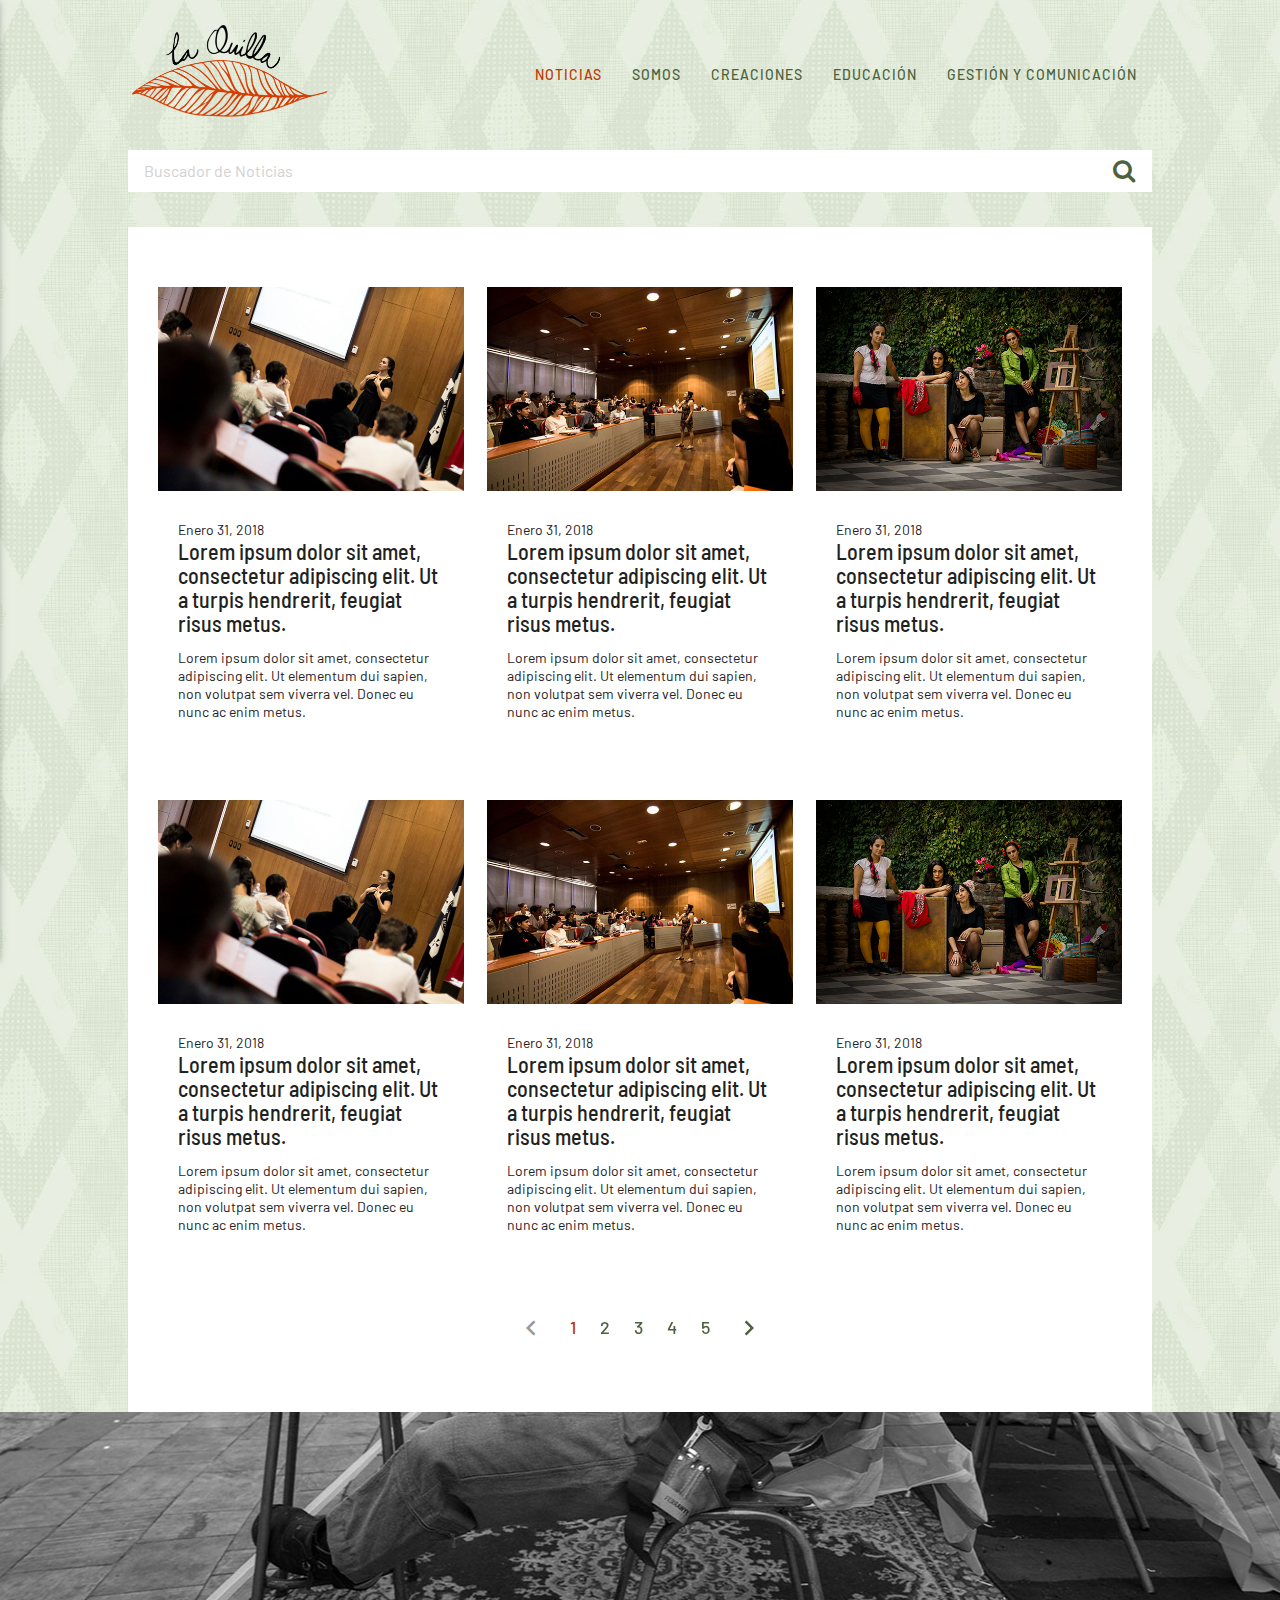
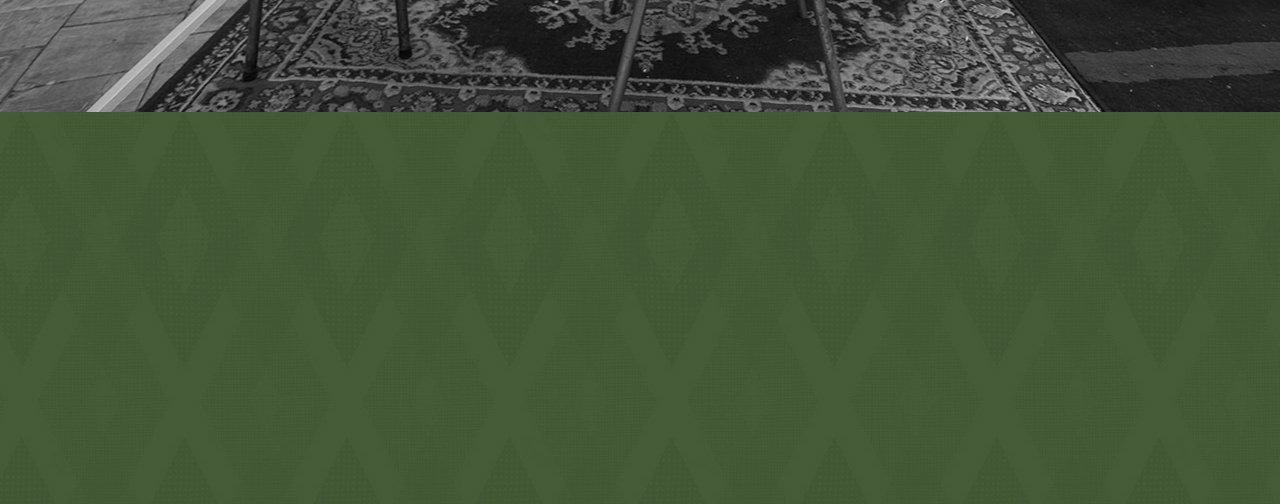
<file: noticias.html>
<!DOCTYPE html>
<html lang="en">
<head>
  <meta http-equiv="Content-Type" content="text/html; charset=UTF-8"/>
  <meta name="viewport" content="width=device-width, initial-scale=1, maximum-scale=1.0, user-scalable=no"/>
  <title>La Quilla</title>

  <!-- CSS  -->
  <link href="https://fonts.googleapis.com/icon?family=Material+Icons" rel="stylesheet">
  <link href="assets/fonts/font-awesome-4.6.3/css/font-awesome.css" type="text/css" rel="stylesheet" media="screen,projection"/>
  <link href="https://fonts.googleapis.com/css?family=Barlow:300,400,500,600" rel="stylesheet">
  <link href="https://fonts.googleapis.com/css?family=Barlow+Semi+Condensed:400,500,600,700" rel="stylesheet">
  <link href="assets/css/materialize.css" type="text/css" rel="stylesheet" media="screen,projection"/>
  <link href="assets/owlcarousel/assets/owl.carousel.css" type="text/css" rel="stylesheet"/>
  <link href="assets/css/style.css?ver=1" type="text/css" rel="stylesheet" media="screen,projection"/>
  
</head>

<body>
	<header>
	  <div class="navbar">
		  <nav class="" role="navigation">
		    <div class="nav-wrapper container"><a href="index.html" target="_self" class="brand-logo"><img src="assets/img/logo_la_quilla.png" width="200"/></a>
		      <ul class="right hide-on-med-and-down">
			      <li><a href="noticias.html" class="selected">Noticias</a></li>
		        <li><a href="#somos" class="page-scroll">Somos</a></li>
		        <li><a href="#creaciones" class="page-scroll">Creaciones</a></li>
		        <li><a href="#educacion" class="page-scroll">Educación</a></li>
		        <li><a href="#gestion_y_comunicacion" class="page-scroll">Gestión y Comunicación</a></li>
<!--
		      	<li><a href="#" target="_blank"><i class="fa fa-facebook fa-lg"></i></a></li>
						<li><a href="#" target="_blank"><i class="fa fa-twitter fa-lg"></i></a></li>
						<li><a href="#" target="_blank"><i class="fa fa-youtube fa-lg"></i></a></li>
						<li><a href="#" target="_blank"><i class="fa fa-instagram fa-lg"></i></a></li>
-->
		      </ul>
		
		      <ul id="nav-mobile" class="side-nav">
			      <li class="brand-logo-mobile"><a href="index.html" target="_self"><img src="assets/img/logo_la_quilla.png" width="200"/></a></li>
			      <li><a href="noticias.html" class="page-scroll">Noticias</a></li>
		        <li><a href="#somos" target="_self" class="">Somos</a></li>
		        <li><a href="#creaciones" target="_self" class="">Creaciones</a></li>
		        <li><a href="#educacion" target="_self" class="">Educación</a></li>
		        <li><a href="#gestion_y_comunicacion" target="_self" class="">Gestión y Comunicación</a></li>
		        <li class="redes_sociales">
<!--
			        <a href="#" target="_blank"><i class="fa fa-facebook fa-lg"></i></a>
							<a href="#" target="_blank"><i class="fa fa-twitter fa-lg"></i></a>
							<a href="#" target="_blank"><i class="fa fa-youtube fa-lg"></i></a>
							<a href="#" target="_blank"><i class="fa fa-instagram fa-lg"></i></a>
-->
		        </li>
		      </ul>
		      <a href="#" data-activates="nav-mobile" class="button-collapse right">
			      <i class="material-icons">menu</i>
			    </a>
		    </div>
			</nav>
	  </div> <!-- /.navbar -->
	</header>
	
	<div class="container">
		<div class="row">
				<form class="col m12 s12" action="#">
					<div class="busqueda ">
            <div class="input-field">
              <input placeholder="Buscador de Noticias" id="" type="text">
            </div>
            <button class="btn_busqueda" type="submit" name="action"><i class="fa fa-search" aria-hidden="true"></i></button>
          </div><!-- /.busqueda -->
				</form>
			</div><!-- /.row -->
	</div><!-- /.container -->
	
	<div class="container caja_blanca">
		<div class="section">
			<div class="row">
				<div class="col l4 m4 s12">
					<div class="post_noticia box_shadow">
						<a href="noticia.html" target="_self"><img src="assets/img/noticia1.jpg" class="responsive-img"/></a><!-- 600x400 -->
						<div class="section">
							<h6>Enero 31, 2018</h6>
							<h5><a href="noticia.html" target="_self">Lorem ipsum dolor sit amet, consectetur adipiscing elit. Ut a turpis hendrerit, feugiat risus metus.</a></h5> <!-- 100 bytes -->
							<p>Lorem ipsum dolor sit amet, consectetur adipiscing elit. Ut elementum dui sapien, non volutpat sem viverra vel. Donec eu nunc ac enim metus.</p> <!-- 100 bytes -->
						</div><!-- /.section -->
					</div><!-- /.post_noticia -->
				</div><!-- /.col -->
				
				<div class="col l4 m4 s12">
					<div class="post_noticia box_shadow">
						<img src="assets/img/noticia2.jpg" class="responsive-img"/><!-- 600x400 -->
						<div class="section">
							<h6>Enero 31, 2018</h6>
							<h5><a href="" target="_self">Lorem ipsum dolor sit amet, consectetur adipiscing elit. Ut a turpis hendrerit, feugiat risus metus.</a></h5><!-- limitar a 80 caracteres -->
							<p>Lorem ipsum dolor sit amet, consectetur adipiscing elit. Ut elementum dui sapien, non volutpat sem viverra vel. Donec eu nunc ac enim metus.</p> <!-- 100 bytes -->
						</div><!-- /.section -->
					</div><!-- /.post_noticia -->
				</div><!-- /.col -->
				
				<div class="col l4 m4 s12">
					<div class="post_noticia box_shadow">
						<img src="assets/img/noticia3.jpg" class="responsive-img"/><!-- 600x400 -->
						<div class="section">
							<h6>Enero 31, 2018</h6>
							<h5><a href="" target="_self">Lorem ipsum dolor sit amet, consectetur adipiscing elit. Ut a turpis hendrerit, feugiat risus metus.</a></h5><!-- limitar a 80 caracteres -->
							<p>Lorem ipsum dolor sit amet, consectetur adipiscing elit. Ut elementum dui sapien, non volutpat sem viverra vel. Donec eu nunc ac enim metus.</p><!-- limitar a 140 caracteres -->
						</div><!-- /.section -->
					</div><!-- /.post_noticia -->	
				</div><!-- /.col -->
			</div><!-- ./row -->
			
			<div class="row">
				<div class="col l4 m4 s12">
					<div class="post_noticia box_shadow">
						<a href="noticia.html" target="_self"><img src="assets/img/noticia1.jpg" class="responsive-img"/></a><!-- 600x400 -->
						<div class="section">
							<h6>Enero 31, 2018</h6>
							<h5><a href="noticia.html" target="_self">Lorem ipsum dolor sit amet, consectetur adipiscing elit. Ut a turpis hendrerit, feugiat risus metus.</a></h5> <!-- 100 bytes -->
							<p>Lorem ipsum dolor sit amet, consectetur adipiscing elit. Ut elementum dui sapien, non volutpat sem viverra vel. Donec eu nunc ac enim metus.</p> <!-- 100 bytes -->
						</div><!-- /.section -->
					</div><!-- /.post_noticia -->
				</div><!-- /.col -->
				
				<div class="col l4 m4 s12">
					<div class="post_noticia box_shadow">
						<img src="assets/img/noticia2.jpg" class="responsive-img"/><!-- 600x400 -->
						<div class="section">
							<h6>Enero 31, 2018</h6>
							<h5><a href="" target="_self">Lorem ipsum dolor sit amet, consectetur adipiscing elit. Ut a turpis hendrerit, feugiat risus metus.</a></h5><!-- limitar a 80 caracteres -->
							<p>Lorem ipsum dolor sit amet, consectetur adipiscing elit. Ut elementum dui sapien, non volutpat sem viverra vel. Donec eu nunc ac enim metus.</p> <!-- 100 bytes -->
						</div><!-- /.section -->
					</div><!-- /.post_noticia -->
				</div><!-- /.col -->
				
				<div class="col l4 m4 s12">
					<div class="post_noticia box_shadow">
						<img src="assets/img/noticia3.jpg" class="responsive-img"/><!-- 600x400 -->
						<div class="section">
							<h6>Enero 31, 2018</h6>
							<h5><a href="" target="_self">Lorem ipsum dolor sit amet, consectetur adipiscing elit. Ut a turpis hendrerit, feugiat risus metus.</a></h5><!-- limitar a 80 caracteres -->
							<p>Lorem ipsum dolor sit amet, consectetur adipiscing elit. Ut elementum dui sapien, non volutpat sem viverra vel. Donec eu nunc ac enim metus.</p><!-- limitar a 140 caracteres -->
						</div><!-- /.section -->
					</div><!-- /.post_noticia -->	
				</div><!-- /.col -->
			</div><!-- ./row -->
			
			<div>
				<ul class="pagination center">
			    <li class="disabled"><a href="#!"><i class="material-icons">chevron_left</i></a></li>
			    <li class="active"><a href="#!">1</a></li>
			    <li class="waves-effect"><a href="#!">2</a></li>
			    <li class="waves-effect"><a href="#!">3</a></li>
			    <li class="waves-effect"><a href="#!">4</a></li>
			    <li class="waves-effect"><a href="#!">5</a></li>
			    <li class="waves-effect"><a href="#!"><i class="material-icons">chevron_right</i></a></li>
			  </ul>
			</div>
			
		</div><!-- /.section -->
	</div><!-- /.container -->
  
  
  
  
  

  
  
  
  
  
  
  
  
  
  
  

  
  
  
  
  

  
  
  
  
  
  
  
   <div class="parallax-container valign-wrapper">
    <div class="section no-pad">
      <div class="container valign">
        <h1 class="titulos_blancos"></h1>
      </div>
    </div>
    <div class="parallax"><img src="assets/img/background_microtransmisora.jpg" alt="La Quilla"></div>
  </div><!-- /parallax-container -->   
  
  
  
  
  
  
  


  
  
  
  
  
  
  
  
  
  
  
  
  
  
  
  
	
	<footer>
		<div class="section">
			<div class="container">
				<div class="row">
					<div class="col l6 s12 content">
						<p class="left-align">
						<span></span><br>
						<br><br>
						
						<span></span><br>
						<br><br>
						
						<br> 
						<br>
						
						</p>
					</div><!-- /.col -->
					<div class="col l6 s12">
						<div class="video-container">
<!-- 							<iframe class="right-align" src="https://www.google.com/maps/embed?pb=!1m18!1m12!1m3!1d3329.6732592887847!2d-70.62624188443397!3d-33.43176190394027!2m3!1f0!2f0!3f0!3m2!1i1024!2i768!4f13.1!3m3!1m2!1s0x9662c587cf302e03%3A0xf3631967be9134ef!2sJos%C3%A9+Manuel+Infante+22%2C+Providencia%2C+Regi%C3%B3n+Metropolitana!5e0!3m2!1ses-419!2scl!4v1502430197090" width="800" height="300" frameborder="0" style="border:0" allowfullscreen></iframe> -->
						</div>
					</div><!-- /.col -->
					
				</div><!-- /.row -->
			</div><!-- /.container -->
		</div><!-- /.section -->
	</footer>

  <!--  SCRIPTS -->
  <script src="assets/js/jquery.js"></script>
  <script src="assets/js/materialize.js"></script>
  <script src="assets/js/init.js"></script>
  <script src="assets/js/jquery.easing.min.js"></script>
  <script src="assets/owlcarousel/owl.carousel.js"></script>
  
	<script>
	  $(document).ready(function() {
      var owl = $('.owl-carousel');
      owl.owlCarousel({
        margin: 30,
        nav: true,
        navText: [ '', '' ],
		    loop:true,
		    autoplay:true,
		    autoplayTimeout:5000,
		    responsiveClass:true,
        responsive:{
            1:{
                items:1
            },
            600:{
                items:1
            },
            992:{
                items:1
            }
        }
      })
    })
  </script>
  
  
 

  </body>
</html>
</file>
<file: assets/css/style.css>
html {
  width: 100%;
  height: 100%;
  background-image: url(../img/bg.jpg);
  background-position: center top;
  background-repeat: repeat-y;
  -webkit-background-size: auto ;
  -moz-background-size: auto;
  background-size: auto;
  -o-background-size: auto;
}

.side-nav {
	background-image: url(../img/bg.jpg);
  background-position: center top;
  background-repeat: repeat-y;
}

body {
  width: 100%;
  height: 100%;
}

body.sticky {
  display: flex;
  min-height: 100vh;
  flex-direction: column;
}

main {
  flex: 1 0 auto;
}

.icon-block {
  padding: 0 15px;
}

.icon-block .material-icons {
  font-size: inherit;
}

.container {
  margin: 0 auto;
  max-width: 1024px;
  width: 80%;
}

@media only screen and (min-width: 601px) {
  .container {
    width: 80%;
  }
}

@media only screen and (min-width: 993px) {
  .container {
    width: 80%;
  }
}

#portada {
  padding-top: 60px;
  margin-top: -60px;
}

.intro {
  display: table;
  width: 100%;
  text-align: center;
  color: #ffffff;
  background: url(../img/banner1.jpg) no-repeat bottom center scroll;
  background-color: transparent;
  -webkit-background-size: cover;
  -moz-background-size: cover;
  background-size: cover;
  -o-background-size: cover;
}

.intro-body {
  display: table-cell;
  vertical-align: top;
}

@media (min-width: 768px) {
  .intro {
    padding: 0;
		height: 100%;
  }
}

@media (max-width: 768px) {
  .intro {
    padding: 0;
		height: auto;
		min-height: 50%
  }
}

/**/

.icon-block {
  padding: 0 15px;
}

.icon-block .material-icons {
	font-size: inherit;
	color: #000000;
}

a {
	transition: all ease 0.25s;
  -webkit-transition: all ease 0.25s;
  -moz-transition: all ease 0.25s;
}

nav {
	box-shadow: none;
  background: transparent; /* verde fondo */
  font-family: 'Barlow', sans-serif;
  font-size: 14px;
	font-weight: 500;
	color: #4c623d; /* verde oscuro */
	letter-spacing: 1px;
	font-size: 14px;
  height: 150px;
  line-height: 100px;
}

@media only screen and (min-width: 1px) {
  nav.nav-extended .nav-wrapper {
    min-height: 150px;
  }
  nav, nav .nav-wrapper i, nav a.button-collapse, nav a.button-collapse i {
    height: 150px;
    line-height: 150px;
  }
  .navbar-fixed {
    height: 150px;
  }
}

nav ul a {
	font-family: inherit;
	font-weight: inherit;
	color: inherit;
	text-transform: uppercase;
	font-size: inherit;
} 

nav ul a:hover, .side-nav li a:hover, nav ul a.selected, .side-nav li a.selected {
	color: #bd3701; /* rojo oscuro */
	background: transparent;
}

.side-nav li a {
	text-align: center;
} 

.brand-logo {
	padding-top: 25px !important;
}

.fa-lg {
  vertical-align: 0% !important;
}

.button-collapse {
	color: #000000;
}

nav i,
nav [class^="mdi-"], nav [class*="mdi-"],
nav i.material-icons {
  display: block;
  font-size: 30px;
  height: 100px;
  line-height: 100px;
}

.brand-logo-mobile {
	margin: 20px auto 60px;
	text-align: center;
}

.redes_sociales {
	text-align: center;
	margin-left: 30px;
}

.redes_sociales a {
	display: inline-block;
	margin: 0 !important;
	padding: 0;
}

/**//**//**//**//**//**//**/

footer {
/* 	background: #f68935; */
  background-image: url(../img/bg_footer.jpg);
    background-position: center top;
  background-repeat: repeat-y;
  -webkit-background-size: auto ;
  -moz-background-size: auto;
  background-size: auto;
  -o-background-size: auto;
	padding-top: 30px;
}

footer .content {
	color: #ffffff;
	font-size: 14px;
	line-height: 16px;
	font-weight: 400;
	text-align: center;
	padding: 0 30px !important;
	margin-bottom: 30px;
}

footer .content span {
	font-weight: 700;
}

/**//**//**//**//**//**//**/

.banner_item {
	display: block;
  position: relative;
}

.banner_item img {
	margin: 0;
	padding: 0;
	display: block;
}

.border_color {
/* 	border: solid 1px #cad2c2; */
}

.banner_item_post {
  position: absolute;
  text-align: left;
	width: calc(100%);
  height: calc(33%);
  z-index: 1000;
  padding: 20px;
  bottom: 0px;
  left: 0px;
  background: rgba(0,0,0,0.75);
}

.banner_item_post h5 {
  font-family: 'Barlow Semi Condensed', sans-serif;
	font-weight: 400;
	font-size: 22px;
	line-height: 24px;
	color: #ffffff;
	margin: 0px;
}

.banner_item_post h5 a {
  font-family: inherit;
	font-weight: inherit;
	font-size: inherit;
	line-height: inherit;
	color: inherit;
	text-decoration: none;
}

.banner_item_post h6 {
  font-family: 'Barlow', sans-serif;
	font-weight: 400;
	font-size: 14px;
	line-height: 18px;
	color: #ffffff;
	margin: 0px;
}

.banner_item_post p {
  font-family: 'Barlow', sans-serif;
	font-weight: 400;
	font-size: 14px;
	line-height: 18px;
	color: #ffffff;
	margin: 5px 0px;
}

.banner_item_post a {
  font-family: 'Barlow Semi Condensed', sans-serif;
	font-weight: 400;
	font-size: 13px;
	line-height: 18px;
	color: #ffffff;
	text-decoration: underline;
}

.banner_item_post a:hover {
  color: #d3031c; /* rojo */
}

.owl-prev:before {
  font-family: 'FontAwesome';
	content: '\f104';
	font-size: 40px;
	line-height: 36px;
	position: absolute;
	top: calc(50% - 15px);
	left: -23px;
	display: block;
	text-align: center;
  color: #4c623d;
}

.owl-next:before {
  font-family: 'FontAwesome';
	content: '\f105';
	font-size: 40px;
	line-height: 36px;
	position: absolute;
	top: calc(50% - 15px);
	right: -23px;
	display: block;
	text-align: center;
  color: #4c623d;
}

@media only screen and (max-width: 992px) {
  .banner_item_post {
    padding: 10px;
  }
  
  .banner_item_post h5 {
    font-size: 16px;
  	line-height: 20px;
  	text-transform: uppercase;
  }
  
	.banner_item_post h6 {
	  font-size: 12px;
		line-height: 16px;
	}
	
	.banner_item_post p {
	  font-size: 12px;
		line-height: 16px;
	}
  
  .banner_item_post a {
    font-size: 12px;
  	line-height: 16px;
  }
  
  #owl-demo .owl-controls {
    bottom: 16px !important;
  }
  
  #owl-demo .owl-theme .owl-controls .owl-page span {
	  height: 8px !important;
	  width: 8px !important;
	}
}

/**/

@media only screen and (max-width: 1024px) {
  .banner_item_post p {
	  display: none;
	}
}

/**************************************************/

.box_shadow {
/*
	-webkit-box-shadow: 2px 4px 16px 0px rgba(0,0,0,0.3);
	-moz-box-shadow: 2px 4px 16px 0px rgba(0,0,0,0.3);
	box-shadow: 2px 4px 16px 0px rgba(0,0,0,0.3);
*/
/*
	border-right: solid 1px #d2cfcf;
	border-bottom: solid 1px #d2cfcf;
	border-left: solid 1px #d2cfcf;
*/
/* 	border: solid 1px #d2cfcf; */
}

.box_shadow:hover {
	background: rgba(75, 98, 60, 0.11);
}

.post_noticia, .post_noticia_bk {
	background: #ffffff;
	min-height: 405px;
	margin-bottom: 15px;
/* 	border: solid 1px #cad2c2; */
}

.post_noticia_bk {
/*
	background: #d6decc;
	min-height: 405px;
*/
/* 	border: solid 1px #cad2c2; */
	/* 	padding-bottom: 15px; */
/* 	margin-bottom: 15px; */
	
}

.post_noticia h5 {
	color: #1f231f;
	font-family: 'Barlow Semi Condensed', sans-serif;
	font-weight: 500 !important;
	font-size: 22px;
	line-height: 24px;
	margin: 0px 20px; 
}

.post_noticia h5 a {
  font-family: inherit;
	font-weight: inherit;
	font-size: inherit;
	line-height: inherit;
	color: inherit;
	text-decoration: none;
	margin: 0 !important;
}

.post_noticia h6 {
  font-family: 'Barlow', sans-serif;
	font-weight: 400;
	font-size: 14px;
	line-height: 18px;
	color: #1f231f;
	margin: 0px 20px; 
}


.post_noticia_bk h5 {
	color: #000000;
	font-family: 'Barlow Semi Condensed', sans-serif;
	font-weight: 500 !important;
	font-size: 22px;
	line-height: 24px;
	margin-left: 20px;
	margin-right: 20px;
}

.post_noticia p, .post_noticia_bk p {
	color: #1f231f;
	font-family: 'Barlow', sans-serif;
	font-weight: 400;
	font-size: 14px;
	line-height: 18px;
	margin-left: 20px;
	margin-right: 20px;
}

.post_noticia h5 a, .post_noticia_bk h5 a {
	color: inherit;
	font-weight: inherit;
	cursor: pointer;
	display: block;
	margin-top: 0px;
}

.post_noticia_bk h6 {
	color: inherit;
	font-weight: inherit;
	cursor: pointer;
	display: block;
	margin-top: 0px;
	margin-left: 20px;
	margin-right: 20px;
}

.post_noticia p a, .post_noticia_bk p a {
	color: inherit;
	font-weight: inherit;
	cursor: pointer;
	display: block;
	margin-top: 0px;
	text-decoration: underline;
}

.post_noticia h5 a:hover, .post_noticia p a:hover {
	color: #d3031c; /* rojo */
}

.post_noticia img, .post_noticia_bk img {
	display: block;
}

.post_noticia img:hover {
	opacity: .75
}

a.img_link img {
	opacity: 1;
	/* display: block; */
	 /* error en la altura de la imagen, no olvidar */
	margin-bottom: 10px;
}

a.img_link img:hover {
	opacity: .75;
}

.parallax-container {
  height: 400px;
}

@media only screen and (min-width: 301px) {
  .parallax-container {
    height: 300px;
  }
}

@media only screen and (min-width: 993px) {
/*
  .parallax-container {
    width: 80%;
  }
*/
}

/**/

.caja_blanca {
	background: #ffffff;
	padding: 30px;
}

.textos p {
	color: #1f231f;
	font-family: 'Barlow', sans-serif;
	font-weight: 300;
	font-size: 14px;
	line-height: 17px;
	padding: 0 20px;
}

.textos a {
	color: #1f231f;
	font-family: 'Barlow', sans-serif;
	font-weight: 600;
	font-size: 14px;
	line-height: 17px;
	padding: 0 20px;
	color: inherit
}

.textos h5 {
	color: #1f231f;
	font-family: 'Barlow Semi Condensed', sans-serif;
	font-weight: 500;
	font-size:36px;
	text-transform: uppercase;
}

.textos h6 {
	color: #1f231f;
	font-family: 'Barlow Semi Condensed', sans-serif;
	font-weight: 500;
	font-size:24px;
	text-transform: uppercase;
}

.textos {
	min-height: 200px;
	padding-bottom: 20px;
}

.materialboxed {
	margin-bottom: 15px;
}

/****************************************************/

.busqueda {
	border: 1px solid #ffffff;
	border-radius: 0;
	padding: 0 10px;
	height: 42px;
	margin: 0 0 15px;
	background: #ffffff;
}

.busqueda2 {
	border: 1px solid #d2cfcf;
	border-radius: 0;
	padding: 0 10px;
	height: 92px;
	margin: 0 0 15px;
	background: #ffffff;
}

.busqueda .input-field, .busqueda2 .input-field {
	margin: 0;
}

.busqueda input[type=text] {
  background-color: transparent;
  border: none;
  outline: none;
	width: calc(100% - 40px);
  margin: 0;
  box-shadow: none;
  font-family: 'Barlow', sans-serif;
	font-weight: 400;
  font-size: 16px;
  float: left;
  text-indent: 5px;
  height: 38px !important;
/*   text-transform: uppercase; */
}

.busqueda2 textarea.materialize-textarea {
  background-color: transparent;
  border: none;
  outline: none;
	width: calc(100% - 40px);
  margin: 0;
  box-shadow: none;
  font-family: 'Oswald', sans-serif;
	font-weight: 400;
  font-size: 16px;
  float: left;
  text-indent: 5px;
  height: 88px !important;
  text-transform: uppercase;
}

.busqueda input[type=text]:focus:not([readonly]),
.busqueda2 textarea.materialize-textarea:focus:not([readonly]) {
  border: none;
  box-shadow: none;
}

.btn_busqueda {
  text-decoration: none;
  color: #fff;
  background-color: transparent;
  text-align: right;
  letter-spacing: .5px;
  transition: .2s ease-out;
  cursor: pointer;  
  border: none;
  outline: none;
  display: inline-block;
  height: 38px;
  line-height: 36px;
  text-transform: uppercase;
  vertical-align: middle;
  -webkit-tap-highlight-color: transparent;
	width: 40px;
	float: right;
}

.btn_busqueda i  {
  font-size: 24px;
  line-height: inherit;
  color: #4c623d;
}

.btn_busqueda i:hover {
  color: #7e996c !important
}

button.btn_busqueda:focus {
  outline: none;
  color: #d3031c;
  background-color: transparent;
}

button.enviar {
	box-shadow: none !important;
	background: #d3031c;
	font-family: 'Barlow', sans-serif;
	font-weight: 400;
  font-size: 16px;
  border-radius: 0;
}

button.enviar:hover {
	background: #000000;
}

/****************************************************/

.pagination li {
  display: inline-block;
  border-radius: 1px;
  text-align: center;
  vertical-align: top;
  height: 24px;
  line-height: 30px;
  font-family: 'Barlow', sans-serif;
	font-weight: 500;
}

.pagination li a {
  color: #4c623d;
  display: inline-block;
  font-size: 18px;
  padding: 0 10px;
  line-height: 24px;
}

.pagination li a:hover {
  color: #bd3701;
}

.pagination li.active a {
  color: #bd3701;
}

.pagination li.active {
  color: #bd3701;
  background: transparent;
}

.pagination li.active:hover {
  color: #bd3701;
  background: transparent;
}

.pagination li.disabled a {
  cursor: default;
  color: #999;
}

.pagination li i {
  font-size: 2rem;
}

.pagination li.pages ul li {
  display: inline-block;
  float: none;
}

@media only screen and (max-width: 992px) {
  .pagination {
    width: 100%;
  }
  .pagination li.prev,
  .pagination li.next {
    width: 10%;
  }
  .pagination li.pages {
    width: 80%;
    overflow: hidden;
    white-space: nowrap;
  }
}

/****************************************************/

.post_noticia_interior {
	background: #ffffff;
	margin-bottom: 15px;
	padding-bottom: 15px;
}

.post_noticia_interior h5 {
	color: #000000;
	font-family: 'Barlow Semi Condensed', sans-serif;
	font-weight: 500;
	font-size:22px;
	line-height: 26px;
	margin-left: 15px;
	margin-right: 15px;
}

.post_noticia_interior h6 {
  font-family: 'Barlow', sans-serif;
	font-weight: 400;
	font-size: 14px;
	line-height: 18px;
	color: #000000;
	margin: 0px 15px; 
}

.post_noticia_interior p {
	color: #000000;
	font-family: 'Barlow', sans-serif;
	font-weight: 300;
	font-size: 14px;
	line-height: 18px;
	margin-left: 15px;
	margin-right: 15px;
	text-align: justify;
}

.post_noticia_interior p a {
	color: inherit;
	font-family: inherit;
	font-weight: 700;
	font-style: oblique;
}

.post_noticia_interior p a:hover {
	color: #d3031c; /* rojo */
}
</file>
